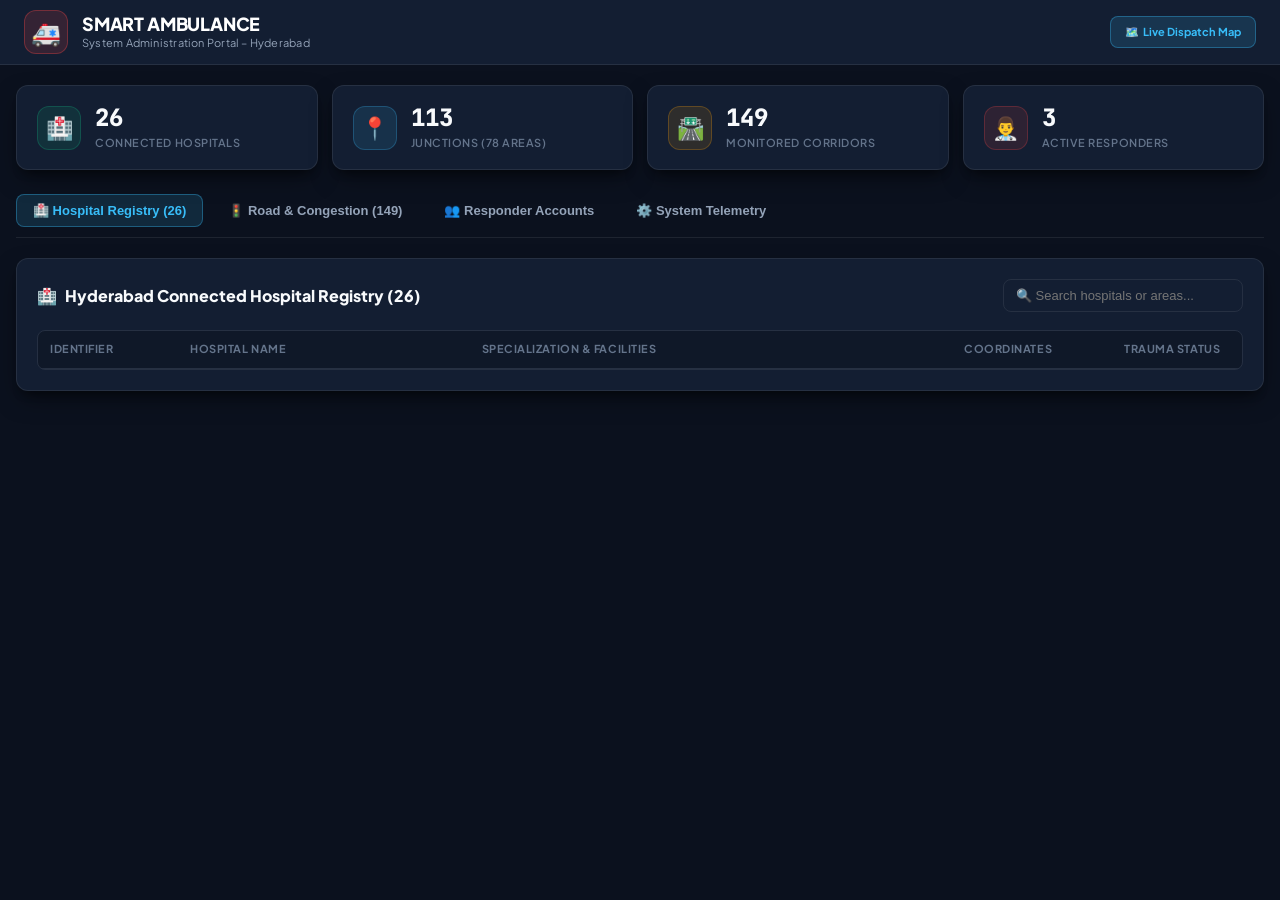
<file: app/src/main/assets/web/admin.html>
<!DOCTYPE html>
<html lang="en">
<head>
    <meta charset="UTF-8">
    <meta name="viewport" content="width=device-width, initial-scale=1.0">
    <title>Administration Portal – Smart Ambulance Hyderabad</title>
    
    <!-- Google Fonts -->
    <link rel="preconnect" href="https://fonts.googleapis.com">
    <link rel="preconnect" href="https://fonts.gstatic.com" crossorigin>
    <link href="https://fonts.googleapis.com/css2?family=Plus+Jakarta+Sans:wght@400;500;600;700;800&family=JetBrains+Mono:wght@500;700&display=swap" rel="stylesheet">
    
    <!-- Application Stylesheet -->
    <link rel="stylesheet" href="static/css/style.css">

    <style>
        .admin-page-container {
            max-width: 1400px;
            margin: 0 auto;
            padding: 20px 16px 40px;
        }

        .admin-stat-grid {
            display: grid;
            grid-template-columns: repeat(auto-fit, minmax(220px, 1fr));
            gap: 14px;
            margin-bottom: 24px;
        }

        .admin-stat-card {
            background: var(--bg-surface);
            border: 1px solid var(--border-subtle);
            border-radius: var(--radius-md);
            padding: 18px 20px;
            display: flex;
            align-items: center;
            gap: 14px;
            box-shadow: var(--shadow-card);
        }

        .admin-stat-icon {
            width: 44px;
            height: 44px;
            border-radius: 12px;
            background: rgba(56, 189, 248, 0.12);
            border: 1px solid rgba(56, 189, 248, 0.25);
            display: flex;
            align-items: center;
            justify-content: center;
            font-size: 22px;
            flex-shrink: 0;
        }

        .admin-stat-icon.emergency {
            background: rgba(239, 68, 68, 0.12);
            border-color: rgba(239, 68, 68, 0.25);
        }

        .admin-stat-icon.hospital {
            background: rgba(16, 185, 129, 0.12);
            border-color: rgba(16, 185, 129, 0.25);
        }

        .admin-stat-icon.amber {
            background: rgba(245, 158, 11, 0.12);
            border-color: rgba(245, 158, 11, 0.25);
        }

        .admin-stat-value {
            font-size: 24px;
            font-weight: 800;
            color: var(--text-primary);
            line-height: 1.2;
            font-family: 'JetBrains Mono', monospace;
        }

        .admin-stat-label {
            font-size: 11px;
            font-weight: 600;
            text-transform: uppercase;
            letter-spacing: 0.05em;
            color: var(--text-muted);
            margin-top: 2px;
        }

        .admin-tabs {
            display: flex;
            gap: 8px;
            margin-bottom: 20px;
            border-bottom: 1px solid var(--border-subtle);
            padding-bottom: 10px;
            overflow-x: auto;
        }

        .admin-tab-btn {
            background: transparent;
            border: 1px solid transparent;
            color: var(--text-secondary);
            font-size: 13px;
            font-weight: 700;
            padding: 8px 16px;
            border-radius: var(--radius-sm);
            cursor: pointer;
            transition: all 0.2s ease;
            white-space: nowrap;
        }

        .admin-tab-btn.active {
            background: rgba(56, 189, 248, 0.14);
            border-color: rgba(56, 189, 248, 0.35);
            color: #38BDF8;
        }

        .admin-section {
            background: var(--bg-surface);
            border: 1px solid var(--border-subtle);
            border-radius: var(--radius-md);
            padding: 20px;
            box-shadow: var(--shadow-card);
            margin-bottom: 24px;
        }

        .admin-section-header {
            display: flex;
            justify-content: space-between;
            align-items: center;
            margin-bottom: 18px;
            flex-wrap: wrap;
            gap: 12px;
        }

        .admin-section-title {
            font-size: 16px;
            font-weight: 800;
            color: var(--text-primary);
            display: flex;
            align-items: center;
            gap: 8px;
        }

        .admin-search-input {
            background: var(--bg-body);
            border: 1px solid var(--border-subtle);
            border-radius: var(--radius-sm);
            padding: 8px 12px;
            color: var(--text-primary);
            font-size: 13px;
            min-width: 240px;
            outline: none;
        }

        .admin-search-input:focus {
            border-color: var(--color-sky);
        }

        .admin-table {
            width: 100%;
            border-collapse: collapse;
            font-size: 12px;
        }

        .admin-table th {
            text-align: left;
            padding: 10px 12px;
            font-size: 11px;
            font-weight: 700;
            text-transform: uppercase;
            letter-spacing: 0.05em;
            color: var(--text-muted);
            border-bottom: 1px solid var(--border-subtle);
            background: rgba(0, 0, 0, 0.2);
        }

        .admin-table td {
            padding: 10px 12px;
            border-bottom: 1px solid rgba(255, 255, 255, 0.04);
            color: var(--text-secondary);
        }

        .table-scroll-container {
            max-height: 480px;
            overflow-y: auto;
            border: 1px solid var(--border-subtle);
            border-radius: var(--radius-sm);
        }

        .badge-role {
            padding: 3px 8px;
            border-radius: var(--radius-full);
            font-size: 10px;
            font-weight: 700;
            background: rgba(56, 189, 248, 0.15);
            border: 1px solid rgba(56, 189, 248, 0.3);
            color: #38BDF8;
        }

        .badge-trauma {
            padding: 3px 8px;
            border-radius: 4px;
            font-size: 10px;
            font-weight: 700;
            background: rgba(239, 68, 68, 0.15);
            border: 1px solid rgba(239, 68, 68, 0.3);
            color: #F87171;
        }

        .badge-traffic {
            padding: 3px 8px;
            border-radius: 4px;
            font-size: 10px;
            font-weight: 700;
            text-transform: uppercase;
        }

        .traffic-clear { background: rgba(16, 185, 129, 0.15); color: #34D399; border: 1px solid rgba(16, 185, 129, 0.3); }
        .traffic-light { background: rgba(59, 130, 246, 0.15); color: #60A5FA; border: 1px solid rgba(59, 130, 246, 0.3); }
        .traffic-moderate { background: rgba(245, 158, 11, 0.15); color: #FBBF24; border: 1px solid rgba(245, 158, 11, 0.3); }
        .traffic-heavy { background: rgba(239, 68, 68, 0.15); color: #F87171; border: 1px solid rgba(239, 68, 68, 0.3); }
        .traffic-severe { background: rgba(127, 29, 29, 0.3); color: #FCA5A5; border: 1px solid #B91C1C; }

        .btn-table-del {
            padding: 4px 8px;
            background: rgba(239, 68, 68, 0.12);
            border: 1px solid rgba(239, 68, 68, 0.3);
            color: #F87171;
            border-radius: var(--radius-sm);
            font-size: 11px;
            font-weight: 700;
            cursor: pointer;
        }

        .btn-table-del:hover {
            background: #EF4444;
            color: #FFFFFF;
        }
    </style>
</head>
<body class="dashboard-body">

    <!-- Navigation Header -->
    <header class="app-header">
        <div class="header-brand">
            <div class="header-logo">
                <span class="logo-icon">🚑</span>
            </div>
            <div>
                <h1 class="header-title">SMART AMBULANCE</h1>
                <p class="header-subtitle">System Administration Portal – Hyderabad</p>
            </div>
        </div>

        <div class="header-status-group">
            <a href="index.html" class="btn-admin" style="background: rgba(56, 189, 248, 0.15); color: #38BDF8; padding: 7px 14px; text-decoration: none;" title="Back to Live Emergency Dispatch Map">
                <span>🗺️</span> Live Dispatch Map
            </a>
        </div>
    </header>

    <!-- Main Container -->
    <main class="admin-page-container">

        <!-- Stat Summary Cards -->
        <div class="admin-stat-grid">
            <div class="admin-stat-card">
                <div class="admin-stat-icon hospital">🏥</div>
                <div>
                    <div class="admin-stat-value" id="statHospitals">26</div>
                    <div class="admin-stat-label">Connected Hospitals</div>
                </div>
            </div>

            <div class="admin-stat-card">
                <div class="admin-stat-icon">📍</div>
                <div>
                    <div class="admin-stat-value" id="statNodes">113</div>
                    <div class="admin-stat-label">Junctions (78 Areas)</div>
                </div>
            </div>

            <div class="admin-stat-card">
                <div class="admin-stat-icon amber">🛣️</div>
                <div>
                    <div class="admin-stat-value" id="statEdges">149</div>
                    <div class="admin-stat-label">Monitored Corridors</div>
                </div>
            </div>

            <div class="admin-stat-card">
                <div class="admin-stat-icon emergency">👨‍⚕️</div>
                <div>
                    <div class="admin-stat-value" id="statUsers">3</div>
                    <div class="admin-stat-label">Active Responders</div>
                </div>
            </div>
        </div>

        <!-- Navigation Tabs -->
        <div class="admin-tabs">
            <button class="admin-tab-btn active" onclick="switchAdminTab('hospitals')">🏥 Hospital Registry (26)</button>
            <button class="admin-tab-btn" onclick="switchAdminTab('traffic')">🚦 Road & Congestion (149)</button>
            <button class="admin-tab-btn" onclick="switchAdminTab('users')">👥 Responder Accounts</button>
            <button class="admin-tab-btn" onclick="switchAdminTab('system')">⚙️ System Telemetry</button>
        </div>

        <!-- TAB 1: Hospital Registry -->
        <div id="tab-hospitals" class="admin-section">
            <div class="admin-section-header">
                <div class="admin-section-title">
                    <span>🏥</span> Hyderabad Connected Hospital Registry (26)
                </div>
                <input type="text" id="hospSearchInput" class="admin-search-input" placeholder="🔍 Search hospitals or areas..." onkeyup="filterHospitalTable()">
            </div>

            <div class="table-scroll-container">
                <table id="hospitalTable" class="admin-table">
                    <thead>
                        <tr>
                            <th style="width: 140px;">Identifier</th>
                            <th>Hospital Name</th>
                            <th>Specialization & Facilities</th>
                            <th style="width: 160px;">Coordinates</th>
                            <th style="width: 130px;">Trauma Status</th>
                        </tr>
                    </thead>
                    <tbody id="hospitalTableBody">
                        <!-- Populated by JavaScript -->
                    </tbody>
                </table>
            </div>
        </div>

        <!-- TAB 2: Road & Congestion Control -->
        <div id="tab-traffic" class="admin-section" style="display: none;">
            <div class="admin-section-header">
                <div class="admin-section-title">
                    <span>🚦</span> Road Network & Real-Time Congestion Overrides
                </div>
                <input type="text" id="roadSearchInput" class="admin-search-input" placeholder="🔍 Filter road corridors..." onkeyup="filterRoadTable()">
            </div>

            <div class="table-scroll-container">
                <table id="roadTable" class="admin-table">
                    <thead>
                        <tr>
                            <th>Corridor Name</th>
                            <th>Source Junction</th>
                            <th>Destination Junction</th>
                            <th style="width: 100px;">Distance</th>
                            <th style="width: 100px;">Base Time</th>
                            <th style="width: 130px;">Congestion</th>
                        </tr>
                    </thead>
                    <tbody id="roadTableBody">
                        <!-- Populated by JavaScript -->
                    </tbody>
                </table>
            </div>
        </div>

        <!-- TAB 3: User Management -->
        <div id="tab-users" class="admin-section" style="display: none;">
            <div class="admin-section-header">
                <div class="admin-section-title">
                    <span>👥</span> Responder Accounts & Authentication Registry
                </div>
            </div>

            <div class="table-scroll-container">
                <table class="admin-table">
                    <thead>
                        <tr>
                            <th style="width: 60px;">ID</th>
                            <th>Responder Name</th>
                            <th>Email Address</th>
                            <th>System Role</th>
                            <th>Status</th>
                        </tr>
                    </thead>
                    <tbody>
                        <tr>
                            <td><code>#1</code></td>
                            <td><strong>Captain Alex Taylor</strong></td>
                            <td>paramedic@emergency.org</td>
                            <td><span class="badge-role">Chief Paramedic</span></td>
                            <td><span style="color: #34D399; font-weight: 700;">● Active</span></td>
                        </tr>
                        <tr>
                            <td><code>#2</code></td>
                            <td><strong>Dr. Priya Sharma</strong></td>
                            <td>priya.sharma@nims.gov.in</td>
                            <td><span class="badge-role">Trauma Specialist</span></td>
                            <td><span style="color: #34D399; font-weight: 700;">● Active</span></td>
                        </tr>
                        <tr>
                            <td><code>#3</code></td>
                            <td><strong>Karthik Varma</strong></td>
                            <td>karthikvarmaatthe@gmail.com</td>
                            <td><span class="badge-role">System Administrator</span></td>
                            <td><span style="color: #34D399; font-weight: 700;">● Active</span></td>
                        </tr>
                    </tbody>
                </table>
            </div>
        </div>

        <!-- TAB 4: System Telemetry -->
        <div id="tab-system" class="admin-section" style="display: none;">
            <div class="admin-section-header">
                <div class="admin-section-title">
                    <span>⚙️</span> System Architecture & Telemetry Specs
                </div>
            </div>

            <div style="display: grid; grid-template-columns: repeat(auto-fit, minmax(300px, 1fr)); gap: 16px;">
                <div style="background: var(--bg-body); border: 1px solid var(--border-subtle); border-radius: var(--radius-sm); padding: 16px;">
                    <h3 style="font-size: 14px; font-weight: 800; color: #38BDF8; margin-bottom: 10px;">🗺️ Map & Tile Infrastructure</h3>
                    <ul style="list-style: none; padding: 0; margin: 0; font-size: 12px; color: var(--text-secondary); line-height: 1.8;">
                        <li><strong>Engine:</strong> Leaflet.js Standard Architecture</li>
                        <li><strong>Tiles:</strong> OpenStreetMap Standard (<code style="color: #38BDF8;">tile.openstreetmap.org</code>)</li>
                        <li><strong>Watermarks:</strong> Zero watermarks, zero CARTO dependencies</li>
                        <li><strong>API Keys:</strong> Zero external API keys required</li>
                        <li><strong>Attribution:</strong> &copy; OpenStreetMap contributors</li>
                    </ul>
                </div>

                <div style="background: var(--bg-body); border: 1px solid var(--border-subtle); border-radius: var(--radius-sm); padding: 16px;">
                    <h3 style="font-size: 14px; font-weight: 800; color: #34D399; margin-bottom: 10px;">🧠 Routing & Optimization Engine</h3>
                    <ul style="list-style: none; padding: 0; margin: 0; font-size: 12px; color: var(--text-secondary); line-height: 1.8;">
                        <li><strong>Algorithm:</strong> Dijkstra Shortest Path with Min-Heap Priority Queue</li>
                        <li><strong>Multi-Route:</strong> Yen's K-Shortest Alternative Corridors (K=3)</li>
                        <li><strong>Cost Metric:</strong> Travel Time with Live Traffic Congestion Multipliers</li>
                        <li><strong>Coverage:</strong> 113 Junctions, 149 Bidirectional Roads, 78 Areas</li>
                    </ul>
                </div>
            </div>
        </div>

    </main>

    <script src="static/js/main.js"></script>
    <script>
        function switchAdminTab(tabName) {
            ['hospitals', 'traffic', 'users', 'system'].forEach(name => {
                const tab = document.getElementById('tab-' + name);
                if (tab) tab.style.display = (name === tabName) ? 'block' : 'none';
            });
            const buttons = document.querySelectorAll('.admin-tab-btn');
            buttons.forEach(btn => {
                btn.classList.remove('active');
                if (btn.getAttribute('onclick').includes(tabName)) {
                    btn.classList.add('active');
                }
            });
        }

        function filterHospitalTable() {
            const query = document.getElementById('hospSearchInput').value.toLowerCase();
            const rows = document.querySelectorAll('#hospitalTable tbody tr');
            rows.forEach(row => {
                const text = row.textContent.toLowerCase();
                row.style.display = text.includes(query) ? '' : 'none';
            });
        }

        function filterRoadTable() {
            const query = document.getElementById('roadSearchInput').value.toLowerCase();
            const rows = document.querySelectorAll('#roadTable tbody tr');
            rows.forEach(row => {
                const text = row.textContent.toLowerCase();
                row.style.display = text.includes(query) ? '' : 'none';
            });
        }

        // Initialize table from embedded graph data
        window.addEventListener('DOMContentLoaded', function() {
            if (typeof FALLBACK_GRAPH !== 'undefined') {
                const hospitals = FALLBACK_GRAPH.hospitals || [];
                const edges = FALLBACK_GRAPH.edges || [];

                document.getElementById('statHospitals').textContent = hospitals.length;
                document.getElementById('statNodes').textContent = (FALLBACK_GRAPH.nodes || []).length;
                document.getElementById('statEdges').textContent = edges.length;

                // Render hospitals
                const hospTbody = document.getElementById('hospitalTableBody');
                hospTbody.innerHTML = hospitals.map(h => `
                    <tr>
                        <td><code>${h.id}</code></td>
                        <td><strong>${h.name}</strong></td>
                        <td>${h.details || 'Level 1 Trauma Center'}</td>
                        <td><small><code>${h.lat}, ${h.lng}</code></small></td>
                        <td><span class="badge-trauma">Level 1 Emergency</span></td>
                    </tr>
                `).join('');

                // Render roads
                const roadTbody = document.getElementById('roadTableBody');
                roadTbody.innerHTML = edges.map(e => `
                    <tr>
                        <td><strong>${e.name}</strong></td>
                        <td><code>${e.source}</code></td>
                        <td><code>${e.target}</code></td>
                        <td>${e.distance} km</td>
                        <td>${e.base_time} min</td>
                        <td>
                            <span class="badge-traffic traffic-${(e.traffic || 'clear').toLowerCase()}">
                                ${(e.traffic || 'Clear')}
                            </span>
                        </td>
                    </tr>
                `).join('');
            }
        });
    </script>
</body>
</html>
</file>
<file: app/src/main/assets/web/static/css/style.css>
/* ==========================================================================
   SMART AMBULANCE - Emergency Route & Hospital Navigation System
   High-Contrast Emergency-Medical Modern Dark Theme
   ========================================================================== */

:root {
    --bg-app: #0B111E;
    --bg-surface: #131E32;
    --bg-surface-elevated: #1B2942;
    --bg-surface-hover: #243555;
    --border-subtle: rgba(255, 255, 255, 0.08);
    --border-accent: rgba(239, 68, 68, 0.35);
    
    --text-primary: #F8FAFC;
    --text-secondary: #94A3B8;
    --text-muted: #64748B;

    --color-emergency: #EF4444;
    --color-emergency-dark: #B91C1C;
    --color-emergency-glow: rgba(239, 68, 68, 0.4);
    
    --color-amber: #F59E0B;
    --color-green: #10B981;
    --color-blue: #3B82F6;
    --color-cyan: #06B6D4;
    --color-purple: #8B5CF6;

    --radius-sm: 8px;
    --radius-md: 12px;
    --radius-lg: 18px;
    --radius-full: 9999px;

    --font-main: 'Plus Jakarta Sans', -apple-system, BlinkMacSystemFont, sans-serif;
    --font-mono: 'JetBrains Mono', monospace;

    --shadow-card: 0 10px 25px -5px rgba(0, 0, 0, 0.5), 0 8px 10px -6px rgba(0, 0, 0, 0.4);
    --shadow-glow: 0 0 20px var(--color-emergency-glow);
}

/* Reset & Base */
*, *::before, *::after {
    box-sizing: border-box;
    margin: 0;
    padding: 0;
}

body {
    font-family: var(--font-main);
    background-color: var(--bg-app);
    color: var(--text-primary);
    line-height: 1.5;
    -webkit-font-smoothing: antialiased;
    overflow-x: hidden;
}

/* --------------------------------------------------------------------------
   Auth Pages (Login & Register)
   -------------------------------------------------------------------------- */
.auth-page {
    min-height: 100vh;
    display: flex;
    align-items: center;
    justify-content: center;
    padding: 24px;
    background: radial-gradient(circle at 50% 20%, #1A2744 0%, #0B111E 70%);
}

.auth-card {
    width: 100%;
    max-width: 460px;
    background: var(--bg-surface);
    border: 1px solid var(--border-subtle);
    border-radius: var(--radius-lg);
    padding: 36px 32px;
    box-shadow: var(--shadow-card);
    position: relative;
    overflow: hidden;
}

.auth-card::before {
    content: '';
    position: absolute;
    top: 0;
    left: 0;
    right: 0;
    height: 4px;
    background: linear-gradient(90deg, var(--color-emergency), var(--color-amber), var(--color-emergency));
}

.brand-header {
    text-align: center;
    margin-bottom: 28px;
}

.brand-icon-wrapper {
    width: 68px;
    height: 68px;
    margin: 0 auto 14px;
    background: rgba(239, 68, 68, 0.12);
    border: 1px solid var(--border-accent);
    border-radius: var(--radius-full);
    display: flex;
    align-items: center;
    justify-content: center;
    font-size: 32px;
    animation: pulseIcon 2.5s infinite ease-in-out;
}

.badge-emergency {
    display: inline-block;
    padding: 4px 10px;
    background: rgba(239, 68, 68, 0.15);
    border: 1px solid rgba(239, 68, 68, 0.4);
    color: #FCA5A5;
    font-size: 11px;
    font-weight: 700;
    letter-spacing: 0.08em;
    border-radius: var(--radius-full);
    margin-bottom: 8px;
}

.brand-title {
    font-size: 24px;
    font-weight: 800;
    letter-spacing: -0.02em;
    color: #FFFFFF;
    margin-bottom: 4px;
}

.brand-subtitle {
    font-size: 13px;
    color: var(--text-secondary);
}

.auth-form {
    display: flex;
    flex-direction: column;
    gap: 18px;
}

.form-group {
    display: flex;
    flex-direction: column;
    gap: 6px;
}

.form-group label {
    font-size: 13px;
    font-weight: 600;
    color: var(--text-secondary);
}

.input-wrapper {
    display: flex;
    align-items: center;
    background: var(--bg-surface-elevated);
    border: 1px solid var(--border-subtle);
    border-radius: var(--radius-sm);
    padding: 0 14px;
    transition: all 0.2s ease;
}

.input-wrapper:focus-within {
    border-color: var(--color-emergency);
    box-shadow: 0 0 0 3px rgba(239, 68, 68, 0.2);
}

.input-icon {
    font-size: 16px;
    margin-right: 10px;
    opacity: 0.8;
}

.input-wrapper input {
    width: 100%;
    padding: 12px 0;
    background: transparent;
    border: none;
    outline: none;
    color: var(--text-primary);
    font-size: 14px;
    font-family: inherit;
}

.input-wrapper input::placeholder {
    color: var(--text-muted);
}

.btn-primary {
    background: linear-gradient(135deg, var(--color-emergency) 0%, var(--color-emergency-dark) 100%);
    color: #FFFFFF;
    border: none;
    border-radius: var(--radius-sm);
    padding: 13px 20px;
    font-size: 14px;
    font-weight: 700;
    font-family: inherit;
    cursor: pointer;
    display: flex;
    align-items: center;
    justify-content: center;
    gap: 8px;
    transition: all 0.2s ease;
    box-shadow: 0 4px 12px rgba(239, 68, 68, 0.3);
}

.btn-primary:hover {
    transform: translateY(-1px);
    box-shadow: 0 6px 18px rgba(239, 68, 68, 0.45);
}

.btn-primary:active {
    transform: translateY(0);
}

.btn-block {
    width: 100%;
}

.demo-box {
    margin-top: 20px;
    background: rgba(245, 158, 11, 0.08);
    border: 1px dashed rgba(245, 158, 11, 0.35);
    border-radius: var(--radius-sm);
    padding: 12px 14px;
    cursor: pointer;
    transition: all 0.2s ease;
}

.demo-box:hover {
    background: rgba(245, 158, 11, 0.14);
    border-color: var(--color-amber);
}

.demo-box-header {
    display: flex;
    justify-content: space-between;
    align-items: center;
    margin-bottom: 6px;
}

.demo-tag {
    font-size: 11px;
    font-weight: 700;
    color: var(--color-amber);
    text-transform: uppercase;
}

.demo-action {
    font-size: 11px;
    color: var(--text-muted);
}

.demo-creds {
    display: flex;
    flex-direction: column;
    gap: 2px;
    font-size: 12px;
    color: var(--text-secondary);
    font-family: var(--font-mono);
}

.auth-footer {
    text-align: center;
    margin-top: 24px;
    font-size: 13px;
    color: var(--text-muted);
}

.auth-footer a {
    color: #F87171;
    text-decoration: none;
    font-weight: 600;
}

.auth-footer a:hover {
    text-decoration: underline;
}

/* Flash alerts */
.flash-container {
    display: flex;
    flex-direction: column;
    gap: 10px;
    margin-bottom: 20px;
}

.flash-alert {
    display: flex;
    align-items: center;
    gap: 10px;
    padding: 11px 14px;
    border-radius: var(--radius-sm);
    font-size: 13px;
    font-weight: 500;
}

.flash-danger {
    background: rgba(239, 68, 68, 0.15);
    border: 1px solid rgba(239, 68, 68, 0.4);
    color: #FCA5A5;
}

.flash-warning {
    background: rgba(245, 158, 11, 0.15);
    border: 1px solid rgba(245, 158, 11, 0.4);
    color: #FCD34D;
}

.flash-success {
    background: rgba(16, 185, 129, 0.15);
    border: 1px solid rgba(16, 185, 129, 0.4);
    color: #6EE7B7;
}

.flash-info {
    background: rgba(59, 130, 246, 0.15);
    border: 1px solid rgba(59, 130, 246, 0.4);
    color: #93C5FD;
}

/* --------------------------------------------------------------------------
   Main Dashboard Layout
   -------------------------------------------------------------------------- */
.dashboard-page {
    height: 100vh;
    display: flex;
    flex-direction: column;
    overflow: hidden;
}

/* Emergency Mode Flashing Banner */
.emergency-banner {
    background: linear-gradient(90deg, #DC2626 0%, #991B1B 50%, #DC2626 100%);
    color: #FFFFFF;
    padding: 8px 16px;
    border-bottom: 2px solid #F87171;
    animation: flashHeader 1.4s infinite alternate;
}

.emergency-banner-content {
    display: flex;
    align-items: center;
    justify-content: center;
    gap: 14px;
    font-size: 13px;
    font-weight: 800;
    letter-spacing: 0.06em;
}

.siren-pulse {
    animation: bounceSiren 0.8s infinite alternate;
}

/* App Header */
.app-header {
    background: var(--bg-surface);
    border-bottom: 1px solid var(--border-subtle);
    padding: 10px 24px;
    display: flex;
    align-items: center;
    justify-content: space-between;
    z-index: 1000;
    flex-shrink: 0;
}

.header-brand {
    display: flex;
    align-items: center;
    gap: 14px;
}

.header-logo {
    width: 44px;
    height: 44px;
    background: rgba(239, 68, 68, 0.15);
    border: 1px solid var(--border-accent);
    border-radius: var(--radius-md);
    display: flex;
    align-items: center;
    justify-content: center;
    font-size: 24px;
}

.header-title {
    font-size: 18px;
    font-weight: 800;
    letter-spacing: -0.01em;
    color: #FFFFFF;
    line-height: 1.2;
}

.header-subtitle {
    font-size: 11px;
    color: var(--text-secondary);
    letter-spacing: 0.02em;
}

.header-status-group {
    display: flex;
    align-items: center;
    gap: 16px;
}

.status-badge {
    display: flex;
    align-items: center;
    gap: 8px;
    padding: 6px 14px;
    border-radius: var(--radius-full);
    font-size: 12px;
    font-weight: 700;
    letter-spacing: 0.02em;
    background: var(--bg-surface-elevated);
    border: 1px solid var(--border-subtle);
}

.status-ready .status-indicator {
    background-color: var(--color-green);
    box-shadow: 0 0 8px var(--color-green);
}

.status-enroute .status-indicator {
    background-color: var(--color-amber);
    box-shadow: 0 0 8px var(--color-amber);
}

.status-arrived .status-indicator {
    background-color: var(--color-cyan);
    box-shadow: 0 0 8px var(--color-cyan);
}

.status-emergency .status-indicator {
    background-color: var(--color-emergency);
    box-shadow: 0 0 10px var(--color-emergency);
    animation: beaconFlash 0.5s infinite alternate;
}

.status-indicator {
    width: 8px;
    height: 8px;
    border-radius: 50%;
    display: inline-block;
}

.btn-emergency {
    background: rgba(239, 68, 68, 0.12);
    border: 1px solid var(--border-accent);
    color: #F87171;
    padding: 7px 16px;
    border-radius: var(--radius-full);
    font-size: 12px;
    font-weight: 700;
    display: flex;
    align-items: center;
    gap: 6px;
    cursor: pointer;
    transition: all 0.2s ease;
}

.btn-emergency:hover, .btn-emergency.active {
    background: var(--color-emergency);
    color: #FFFFFF;
    box-shadow: var(--shadow-glow);
}

.user-profile {
    display: flex;
    align-items: center;
    gap: 12px;
    padding-left: 14px;
    border-left: 1px solid var(--border-subtle);
}

.user-avatar {
    width: 34px;
    height: 34px;
    background: var(--bg-surface-elevated);
    border-radius: 50%;
    display: flex;
    align-items: center;
    justify-content: center;
    font-size: 15px;
}

.user-info {
    display: flex;
    flex-direction: column;
}

.user-name {
    font-size: 12px;
    font-weight: 700;
    color: var(--text-primary);
}

.user-email {
    font-size: 10px;
    color: var(--text-muted);
}

.btn-admin {
    padding: 5px 12px;
    background: rgba(56, 189, 248, 0.12);
    border: 1px solid rgba(56, 189, 248, 0.35);
    border-radius: var(--radius-sm);
    color: #38BDF8;
    font-size: 11px;
    font-weight: 700;
    text-decoration: none;
    transition: all 0.2s ease;
    display: inline-flex;
    align-items: center;
    gap: 4px;
}

.btn-admin:hover {
    background: rgba(56, 189, 248, 0.22);
    border-color: #38BDF8;
    color: #FFFFFF;
}

.btn-logout {
    padding: 5px 12px;
    background: transparent;
    border: 1px solid var(--border-subtle);
    border-radius: var(--radius-sm);
    color: var(--text-secondary);
    font-size: 11px;
    font-weight: 600;
    text-decoration: none;
    transition: all 0.2s ease;
}

.btn-logout:hover {
    background: rgba(255, 255, 255, 0.06);
    color: #FFFFFF;
}

/* Global Notification Bar */
.notification-bar {
    padding: 7px 20px;
    display: flex;
    align-items: center;
    gap: 10px;
    font-size: 12px;
    font-weight: 600;
    border-bottom: 1px solid transparent;
    transition: all 0.3s ease;
    flex-shrink: 0;
}

.notification-info {
    background: #112240;
    border-color: rgba(59, 130, 246, 0.3);
    color: #93C5FD;
}

.notification-success {
    background: #0F3325;
    border-color: rgba(16, 185, 129, 0.3);
    color: #6EE7B7;
}

.notification-warning {
    background: #3B2A0F;
    border-color: rgba(245, 158, 11, 0.3);
    color: #FCD34D;
}

.notification-emergency {
    background: #3D1212;
    border-color: rgba(239, 68, 68, 0.5);
    color: #FCA5A5;
}

.notif-icon {
    font-size: 15px;
}

.notif-close {
    margin-left: auto;
    background: transparent;
    border: none;
    color: inherit;
    opacity: 0.7;
    cursor: pointer;
    font-size: 13px;
}

.notif-close:hover {
    opacity: 1;
}

/* --------------------------------------------------------------------------
   Dashboard Container (Split View)
   -------------------------------------------------------------------------- */
.dashboard-container {
    display: flex;
    flex: 1;
    overflow: hidden;
    position: relative;
}

/* Sidebar Panel */
.sidebar-panel {
    width: 440px;
    min-width: 380px;
    max-width: 480px;
    background: var(--bg-surface);
    border-right: 1px solid var(--border-subtle);
    overflow-y: auto;
    display: flex;
    flex-direction: column;
    gap: 16px;
    padding: 16px;
    z-index: 500;
}

.sidebar-panel::-webkit-scrollbar {
    width: 6px;
}

.sidebar-panel::-webkit-scrollbar-thumb {
    background: rgba(255, 255, 255, 0.15);
    border-radius: 3px;
}

/* Common Card Styles */
.card {
    background: var(--bg-surface-elevated);
    border: 1px solid var(--border-subtle);
    border-radius: var(--radius-md);
    padding: 16px;
    box-shadow: 0 4px 12px rgba(0, 0, 0, 0.25);
    transition: border-color 0.2s ease;
}

.card:hover {
    border-color: rgba(255, 255, 255, 0.15);
}

.card-header {
    display: flex;
    align-items: center;
    gap: 8px;
    margin-bottom: 12px;
}

.card-icon {
    font-size: 16px;
}

.card-header h2 {
    font-size: 14px;
    font-weight: 700;
    color: var(--text-primary);
    text-transform: uppercase;
    letter-spacing: 0.04em;
}

.field-label {
    font-size: 11px;
    font-weight: 700;
    color: var(--text-secondary);
    text-transform: uppercase;
    letter-spacing: 0.04em;
    margin-bottom: 6px;
    display: block;
}

.field-label-sm {
    font-size: 11px;
    font-weight: 600;
    color: var(--text-secondary);
    margin-bottom: 4px;
    display: block;
}

.origin-badge {
    display: flex;
    align-items: center;
    gap: 10px;
    background: rgba(16, 185, 129, 0.08);
    border: 1px solid rgba(16, 185, 129, 0.25);
    border-radius: var(--radius-sm);
    padding: 10px 12px;
}

.origin-icon {
    font-size: 18px;
}

.origin-info strong {
    display: block;
    font-size: 12px;
    color: #6EE7B7;
}

.origin-info span {
    font-size: 11px;
    color: var(--text-muted);
}

.badge-snapped {
    margin-left: auto;
    background: rgba(16, 185, 129, 0.2);
    border: 1px solid rgba(16, 185, 129, 0.4);
    color: #6EE7B7;
    font-size: 10px;
    font-weight: 700;
    text-transform: uppercase;
    letter-spacing: 0.05em;
    padding: 2px 8px;
    border-radius: var(--radius-full);
}

.map-hint-badge {
    font-size: 11px;
    color: #38BDF8;
    background: rgba(56, 189, 248, 0.12);
    border: 1px solid rgba(56, 189, 248, 0.25);
    padding: 2px 8px;
    border-radius: 4px;
    font-weight: 600;
}

.origin-tip {
    margin-top: 6px;
    font-size: 11px;
    color: var(--text-muted);
    line-height: 1.4;
}

.d-flex { display: flex; }
.justify-between { justify-content: space-between; }
.align-center { align-items: center; }

.custom-select {
    width: 100%;
    background: var(--bg-surface);
    border: 1px solid var(--border-subtle);
    border-radius: var(--radius-sm);
    color: var(--text-primary);
    padding: 10px 14px;
    font-size: 13px;
    font-family: inherit;
    outline: none;
    cursor: pointer;
    transition: all 0.2s ease;
}

.custom-select:focus {
    border-color: var(--color-emergency);
    box-shadow: 0 0 0 3px rgba(239, 68, 68, 0.2);
}

.custom-select-sm {
    padding: 8px 12px;
    font-size: 12px;
}

/* Hospital Preview */
.hospital-preview {
    background: rgba(59, 130, 246, 0.08);
    border: 1px solid rgba(59, 130, 246, 0.3);
    border-radius: var(--radius-sm);
    padding: 12px 14px;
    margin-bottom: 14px;
    animation: fadeIn 0.2s ease;
}

.hosp-preview-header {
    display: flex;
    justify-content: space-between;
    align-items: center;
    margin-bottom: 4px;
}

.hosp-preview-header strong {
    font-size: 13px;
    color: #93C5FD;
}

.hosp-badge {
    font-size: 10px;
    font-weight: 700;
    text-transform: uppercase;
    background: rgba(59, 130, 246, 0.2);
    color: #BFDBFE;
    padding: 2px 8px;
    border-radius: var(--radius-full);
}

.hosp-desc {
    font-size: 11px;
    color: var(--text-secondary);
    margin-bottom: 8px;
}

.hosp-metrics {
    display: flex;
    gap: 16px;
    font-size: 11px;
    color: var(--text-muted);
    font-weight: 600;
}

/* Button Group */
.button-group {
    display: flex;
    gap: 10px;
    margin-top: 14px;
}

.btn-secondary {
    background: var(--bg-surface);
    border: 1px solid var(--border-subtle);
    color: var(--text-secondary);
    border-radius: var(--radius-sm);
    padding: 12px 16px;
    font-size: 13px;
    font-weight: 600;
    font-family: inherit;
    cursor: pointer;
    display: flex;
    align-items: center;
    gap: 6px;
    transition: all 0.2s ease;
}

.btn-secondary:hover {
    background: rgba(255, 255, 255, 0.06);
    color: var(--text-primary);
}

/* --------------------------------------------------------------------------
   Live Telemetry & ETA
   -------------------------------------------------------------------------- */
.route-tag-pill {
    margin-left: auto;
    font-size: 10px;
    font-weight: 700;
    text-transform: uppercase;
    padding: 3px 10px;
    border-radius: var(--radius-full);
    background: rgba(255, 255, 255, 0.08);
    color: var(--text-muted);
}

.telemetry-grid {
    display: grid;
    grid-template-columns: 1fr 1fr;
    gap: 10px;
    margin-bottom: 16px;
}

.telemetry-box {
    background: var(--bg-surface);
    border: 1px solid var(--border-subtle);
    border-radius: var(--radius-sm);
    padding: 12px;
    display: flex;
    flex-direction: column;
}

.primary-eta {
    background: linear-gradient(135deg, rgba(239, 68, 68, 0.1) 0%, rgba(185, 28, 28, 0.05) 100%);
    border-color: rgba(239, 68, 68, 0.3);
}

.telemetry-label {
    font-size: 10px;
    font-weight: 700;
    text-transform: uppercase;
    color: var(--text-muted);
    letter-spacing: 0.04em;
    margin-bottom: 4px;
}

.telemetry-value-wrap {
    display: flex;
    align-items: baseline;
    gap: 4px;
}

.telemetry-value {
    font-size: 24px;
    font-weight: 800;
    color: var(--text-primary);
    font-family: var(--font-mono);
    line-height: 1.1;
}

.primary-eta .telemetry-value {
    color: #F87171;
}

.arrival-clock {
    color: #6EE7B7;
}

.status-small {
    font-size: 16px;
    color: var(--color-amber);
}

.telemetry-unit {
    font-size: 12px;
    font-weight: 600;
    color: var(--text-secondary);
}

.telemetry-sub {
    font-size: 10px;
    color: var(--text-muted);
    margin-top: 4px;
}

/* Progress Track */
.progress-section {
    background: var(--bg-surface);
    border: 1px solid var(--border-subtle);
    border-radius: var(--radius-sm);
    padding: 12px;
}

.progress-labels {
    display: flex;
    justify-content: space-between;
    font-size: 11px;
    font-weight: 600;
    color: var(--text-secondary);
    margin-bottom: 8px;
}

.progress-pct {
    font-family: var(--font-mono);
    font-weight: 800;
    color: var(--color-emergency);
}

.progress-track {
    height: 8px;
    background: rgba(255, 255, 255, 0.08);
    border-radius: 4px;
    overflow: hidden;
    position: relative;
    margin-bottom: 8px;
}

.progress-fill {
    height: 100%;
    background: linear-gradient(90deg, var(--color-emergency), var(--color-amber), var(--color-green));
    border-radius: 4px;
    transition: width 0.15s linear;
}

.progress-nodes-info {
    display: flex;
    justify-content: space-between;
    font-size: 10px;
    color: var(--text-muted);
}

/* --------------------------------------------------------------------------
   Alternative Routes Selector (K-Shortest)
   -------------------------------------------------------------------------- */
.route-options-list {
    display: flex;
    flex-direction: column;
    gap: 8px;
}

.route-option-card {
    background: var(--bg-surface);
    border: 1px solid var(--border-subtle);
    border-radius: var(--radius-sm);
    padding: 10px 14px;
    cursor: pointer;
    display: flex;
    align-items: center;
    justify-content: space-between;
    transition: all 0.2s ease;
}

.route-option-card:hover {
    border-color: rgba(255, 255, 255, 0.2);
    background: var(--bg-surface-hover);
}

.route-option-card.active {
    border-color: var(--color-emergency);
    background: rgba(239, 68, 68, 0.1);
}

.route-opt-info {
    display: flex;
    flex-direction: column;
    gap: 2px;
}

.route-opt-title {
    font-size: 12px;
    font-weight: 700;
    color: var(--text-primary);
}

.route-opt-meta {
    font-size: 11px;
    color: var(--text-muted);
    display: flex;
    gap: 10px;
}

.route-opt-metrics {
    text-align: right;
    display: flex;
    flex-direction: column;
    gap: 2px;
}

.route-opt-time {
    font-size: 14px;
    font-weight: 800;
    font-family: var(--font-mono);
    color: var(--color-emergency);
}

.route-opt-dist {
    font-size: 11px;
    color: var(--text-muted);
}

/* --------------------------------------------------------------------------
   Turn-by-Turn Navigation Directions
   -------------------------------------------------------------------------- */
.step-count-badge {
    margin-left: auto;
    font-size: 11px;
    font-weight: 700;
    background: rgba(255, 255, 255, 0.08);
    color: var(--text-secondary);
    padding: 2px 8px;
    border-radius: var(--radius-full);
}

.directions-list {
    max-height: 280px;
    overflow-y: auto;
    display: flex;
    flex-direction: column;
    gap: 8px;
    padding-right: 4px;
}

.empty-directions-notice {
    text-align: center;
    padding: 24px 16px;
    color: var(--text-muted);
    font-size: 12px;
}

.empty-icon {
    font-size: 28px;
    display: block;
    margin-bottom: 8px;
    opacity: 0.6;
}

.direction-step {
    background: var(--bg-surface);
    border: 1px solid var(--border-subtle);
    border-radius: var(--radius-sm);
    padding: 10px 12px;
    display: flex;
    align-items: flex-start;
    gap: 12px;
    transition: all 0.2s ease;
}

.direction-step.active {
    border-color: var(--color-emergency);
    background: rgba(239, 68, 68, 0.12);
}

.step-badge {
    min-width: 28px;
    height: 28px;
    background: var(--bg-surface-elevated);
    border-radius: 50%;
    display: flex;
    align-items: center;
    justify-content: center;
    font-size: 13px;
    flex-shrink: 0;
}

.step-details {
    flex: 1;
}

.step-text {
    font-size: 12px;
    font-weight: 600;
    color: var(--text-primary);
    line-height: 1.3;
    margin-bottom: 2px;
}

.step-meta {
    font-size: 10px;
    color: var(--text-muted);
    display: flex;
    justify-content: space-between;
}

/* --------------------------------------------------------------------------
   Traffic Control Panel
   -------------------------------------------------------------------------- */
.section-desc {
    font-size: 11px;
    color: var(--text-secondary);
    margin-bottom: 10px;
}

.traffic-btn-row {
    display: grid;
    grid-template-columns: repeat(4, 1fr);
    gap: 6px;
    margin-bottom: 10px;
}

.btn-traffic {
    padding: 8px 4px;
    border-radius: var(--radius-sm);
    font-size: 10px;
    font-weight: 700;
    font-family: inherit;
    border: 1px solid var(--border-subtle);
    background: var(--bg-surface);
    color: var(--text-primary);
    cursor: pointer;
    transition: all 0.2s ease;
    text-align: center;
}

.btn-tr-clear:hover { background: rgba(16, 185, 129, 0.2); border-color: var(--color-green); }
.btn-tr-moderate:hover { background: rgba(245, 158, 11, 0.2); border-color: var(--color-amber); }
.btn-tr-heavy:hover { background: rgba(239, 68, 68, 0.2); border-color: var(--color-emergency); }
.btn-tr-severe:hover { background: rgba(139, 92, 246, 0.2); border-color: var(--color-purple); }

.btn-reset-traffic {
    width: 100%;
    padding: 8px 12px;
    background: transparent;
    border: 1px dashed var(--border-subtle);
    border-radius: var(--radius-sm);
    color: var(--text-secondary);
    font-size: 11px;
    font-weight: 600;
    cursor: pointer;
    transition: all 0.2s ease;
}

.btn-reset-traffic:hover {
    background: rgba(255, 255, 255, 0.05);
    color: var(--text-primary);
    border-color: rgba(255, 255, 255, 0.2);
}

/* --------------------------------------------------------------------------
   Interactive Map Section
   -------------------------------------------------------------------------- */
.map-section {
    flex: 1;
    position: relative;
    overflow: hidden;
    height: 100%;
}

.map-wrapper {
    width: 100%;
    height: 100%;
    position: relative;
}

.map-canvas {
    width: 100%;
    height: 100%;
    background-color: #0A0F1D;
}

/* Loading Overlay */
.map-loading-overlay {
    position: absolute;
    inset: 0;
    background: rgba(11, 17, 30, 0.85);
    backdrop-filter: blur(6px);
    display: flex;
    align-items: center;
    justify-content: center;
    z-index: 2000;
    transition: opacity 0.4s ease;
}

.loading-card {
    background: var(--bg-surface);
    border: 1px solid var(--border-subtle);
    border-radius: var(--radius-lg);
    padding: 32px 36px;
    text-align: center;
    box-shadow: var(--shadow-card);
    max-width: 420px;
}

.loading-spinner {
    width: 48px;
    height: 48px;
    margin: 0 auto 16px;
    border: 4px solid rgba(239, 68, 68, 0.2);
    border-top-color: var(--color-emergency);
    border-radius: 50%;
    animation: spin 0.9s linear infinite;
}

.loading-card h3 {
    font-size: 16px;
    font-weight: 700;
    color: var(--text-primary);
    margin-bottom: 6px;
}

.loading-sub {
    font-size: 12px;
    color: var(--text-muted);
}

/* Arrival Modal Overlay */
.arrival-overlay {
    position: absolute;
    inset: 0;
    background: rgba(11, 17, 30, 0.85);
    backdrop-filter: blur(8px);
    display: flex;
    align-items: center;
    justify-content: center;
    z-index: 2100;
    animation: fadeIn 0.3s ease;
}

.arrival-modal {
    background: var(--bg-surface);
    border: 2px solid var(--color-green);
    border-radius: var(--radius-lg);
    padding: 36px 32px;
    text-align: center;
    max-width: 460px;
    box-shadow: 0 0 35px rgba(16, 185, 129, 0.4);
    animation: scaleUp 0.3s cubic-bezier(0.175, 0.885, 0.32, 1.275);
}

.arrival-badge-icon {
    font-size: 52px;
    margin-bottom: 12px;
    animation: bounceSiren 1s infinite alternate;
}

.arrival-title {
    font-size: 24px;
    font-weight: 800;
    color: #6EE7B7;
    letter-spacing: -0.01em;
    margin-bottom: 6px;
}

.arrival-hospital {
    font-size: 14px;
    color: var(--text-secondary);
    margin-bottom: 20px;
}

.arrival-stats {
    display: grid;
    grid-template-columns: repeat(3, 1fr);
    gap: 10px;
    background: var(--bg-surface-elevated);
    border-radius: var(--radius-sm);
    padding: 12px;
    margin-bottom: 20px;
}

.arr-stat {
    display: flex;
    flex-direction: column;
    gap: 2px;
}

.stat-label {
    font-size: 10px;
    font-weight: 700;
    text-transform: uppercase;
    color: var(--text-muted);
}

.text-green {
    color: #6EE7B7;
}

/* Map Legend */
.map-legend {
    position: absolute;
    bottom: 24px;
    right: 24px;
    background: rgba(19, 30, 50, 0.92);
    backdrop-filter: blur(8px);
    border: 1px solid var(--border-subtle);
    border-radius: var(--radius-md);
    padding: 12px 16px;
    z-index: 1000;
    box-shadow: 0 8px 24px rgba(0, 0, 0, 0.4);
    max-width: 240px;
}

.legend-title {
    font-size: 11px;
    font-weight: 700;
    text-transform: uppercase;
    letter-spacing: 0.05em;
    color: var(--text-muted);
    margin-bottom: 8px;
}

.legend-grid {
    display: flex;
    flex-direction: column;
    gap: 6px;
}

.legend-item {
    display: flex;
    align-items: center;
    gap: 8px;
    font-size: 11px;
    color: var(--text-secondary);
}

.legend-symbol {
    font-size: 13px;
    width: 16px;
    text-align: center;
}

.legend-color-line {
    width: 18px;
    height: 4px;
    border-radius: 2px;
}

.line-active { background-color: #EF4444; box-shadow: 0 0 6px #EF4444; }
.line-clear { background-color: #10B981; }
.line-moderate { background-color: #F59E0B; }
.line-heavy { background-color: #EF4444; }
.line-severe { background-color: #7F1D1D; }

/* Map Bottom Transit Overlay */
.map-transit-overlay {
    position: absolute;
    bottom: 24px;
    left: 24px;
    right: 280px;
    background: rgba(19, 30, 50, 0.95);
    backdrop-filter: blur(10px);
    border: 1px solid rgba(239, 68, 68, 0.4);
    border-radius: var(--radius-md);
    padding: 12px 20px;
    display: flex;
    justify-content: space-between;
    align-items: center;
    z-index: 1000;
    box-shadow: 0 8px 25px rgba(0, 0, 0, 0.5), 0 0 15px rgba(239, 68, 68, 0.2);
    animation: slideUp 0.3s ease;
}

.mto-left {
    display: flex;
    align-items: center;
    gap: 12px;
}

.mto-siren {
    font-size: 26px;
    animation: bounceSiren 0.8s infinite alternate;
}

.mto-left strong {
    display: block;
    font-size: 13px;
    color: var(--text-primary);
}

.mto-left span {
    font-size: 11px;
    color: var(--text-muted);
}

.mto-right {
    display: flex;
    gap: 20px;
}

.mto-stat {
    text-align: right;
    display: flex;
    flex-direction: column;
}

.stat-caption {
    font-size: 10px;
    text-transform: uppercase;
    color: var(--text-muted);
    font-weight: 700;
}

.stat-bold {
    font-size: 16px;
    font-weight: 800;
    font-family: var(--font-mono);
    color: var(--color-emergency);
}

/* --------------------------------------------------------------------------
   Custom Leaflet Marker Styles
   -------------------------------------------------------------------------- */
.custom-leaflet-ambulance {
    background: transparent;
    border: none;
}

.ambulance-marker-pin {
    width: 44px;
    height: 44px;
    background: rgba(239, 68, 68, 0.95);
    border: 2px solid #FFFFFF;
    border-radius: 50%;
    display: flex;
    align-items: center;
    justify-content: center;
    font-size: 22px;
    box-shadow: 0 0 16px rgba(239, 68, 68, 0.7);
    position: relative;
    cursor: pointer;
}

.ambulance-pulse-ring {
    position: absolute;
    inset: -8px;
    border: 2px solid rgba(239, 68, 68, 0.6);
    border-radius: 50%;
    animation: ringPulse 1.5s cubic-bezier(0.215, 0.61, 0.355, 1) infinite;
}

.custom-leaflet-hospital {
    background: transparent;
    border: none;
}

.hospital-marker-pin {
    width: 38px;
    height: 38px;
    background: rgba(16, 185, 129, 0.95);
    border: 2px solid #FFFFFF;
    border-radius: 50%;
    display: flex;
    align-items: center;
    justify-content: center;
    font-size: 20px;
    box-shadow: 0 0 12px rgba(16, 185, 129, 0.6);
    cursor: pointer;
    transition: transform 0.2s ease;
}

.hospital-marker-pin:hover, .hospital-marker-pin.selected {
    transform: scale(1.15);
    border-color: #F8FAFC;
    box-shadow: 0 0 20px rgba(16, 185, 129, 0.9);
}

.custom-leaflet-node {
    background: transparent;
    border: none;
}

.node-marker-pin {
    width: 14px;
    height: 14px;
    background: #475569;
    border: 2px solid #94A3B8;
    border-radius: 50%;
    box-shadow: 0 0 4px rgba(0, 0, 0, 0.5);
}

/* Custom Leaflet Popups */
.leaflet-popup-content-wrapper {
    background: var(--bg-surface-elevated) !important;
    color: var(--text-primary) !important;
    border: 1px solid var(--border-subtle) !important;
    border-radius: var(--radius-sm) !important;
    box-shadow: var(--shadow-card) !important;
}

.leaflet-popup-tip {
    background: var(--bg-surface-elevated) !important;
}

.leaflet-popup-content {
    margin: 12px 14px !important;
    font-family: var(--font-main) !important;
    font-size: 12px !important;
    line-height: 1.4 !important;
}

/* --------------------------------------------------------------------------
   Keyframe Animations
   -------------------------------------------------------------------------- */
@keyframes spin {
    from { transform: rotate(0deg); }
    to { transform: rotate(360deg); }
}

@keyframes pulseIcon {
    0%, 100% { transform: scale(1); }
    50% { transform: scale(1.06); }
}

@keyframes flashHeader {
    0% { background: linear-gradient(90deg, #DC2626 0%, #991B1B 50%, #DC2626 100%); }
    100% { background: linear-gradient(90deg, #991B1B 0%, #B91C1C 50%, #991B1B 100%); }
}

@keyframes bounceSiren {
    0% { transform: translateY(0); }
    100% { transform: translateY(-3px); }
}

@keyframes beaconFlash {
    0% { opacity: 0.4; }
    100% { opacity: 1; }
}

@keyframes ringPulse {
    0% { transform: scale(0.9); opacity: 0.9; }
    100% { transform: scale(1.6); opacity: 0; }
}

@keyframes fadeIn {
    from { opacity: 0; }
    to { opacity: 1; }
}

@keyframes scaleUp {
    from { transform: scale(0.85); opacity: 0; }
    to { transform: scale(1); opacity: 1; }
}

@keyframes slideUp {
    from { transform: translateY(20px); opacity: 0; }
    to { transform: translateY(0); opacity: 1; }
}

/* --------------------------------------------------------------------------
   Responsive Adaptations
   -------------------------------------------------------------------------- */
@media (max-width: 1024px) {
    .dashboard-container {
        flex-direction: column;
    }

    .sidebar-panel {
        width: 100%;
        max-width: none;
        height: 50vh;
        border-right: none;
        border-bottom: 1px solid var(--border-subtle);
    }

    .map-section {
        height: 50vh;
    }

    .map-transit-overlay {
        right: 24px;
    }
}
</file>
